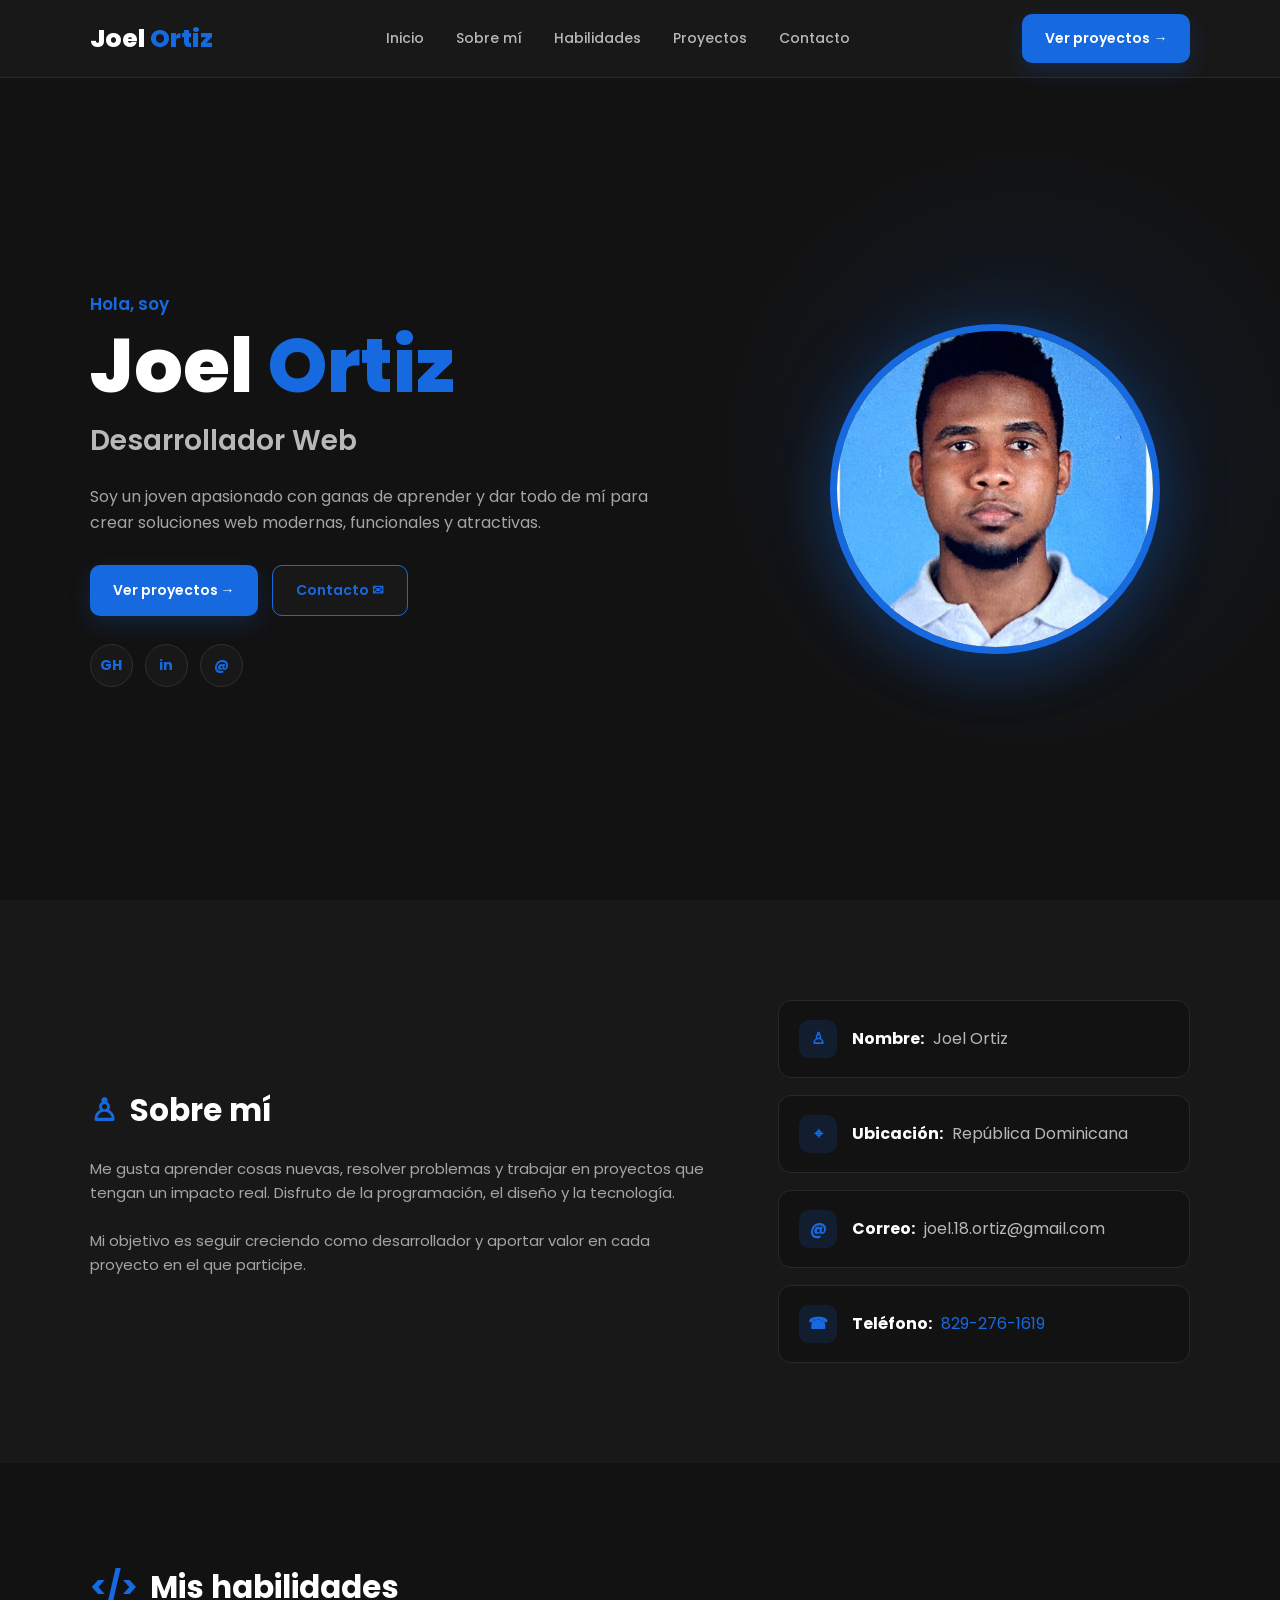
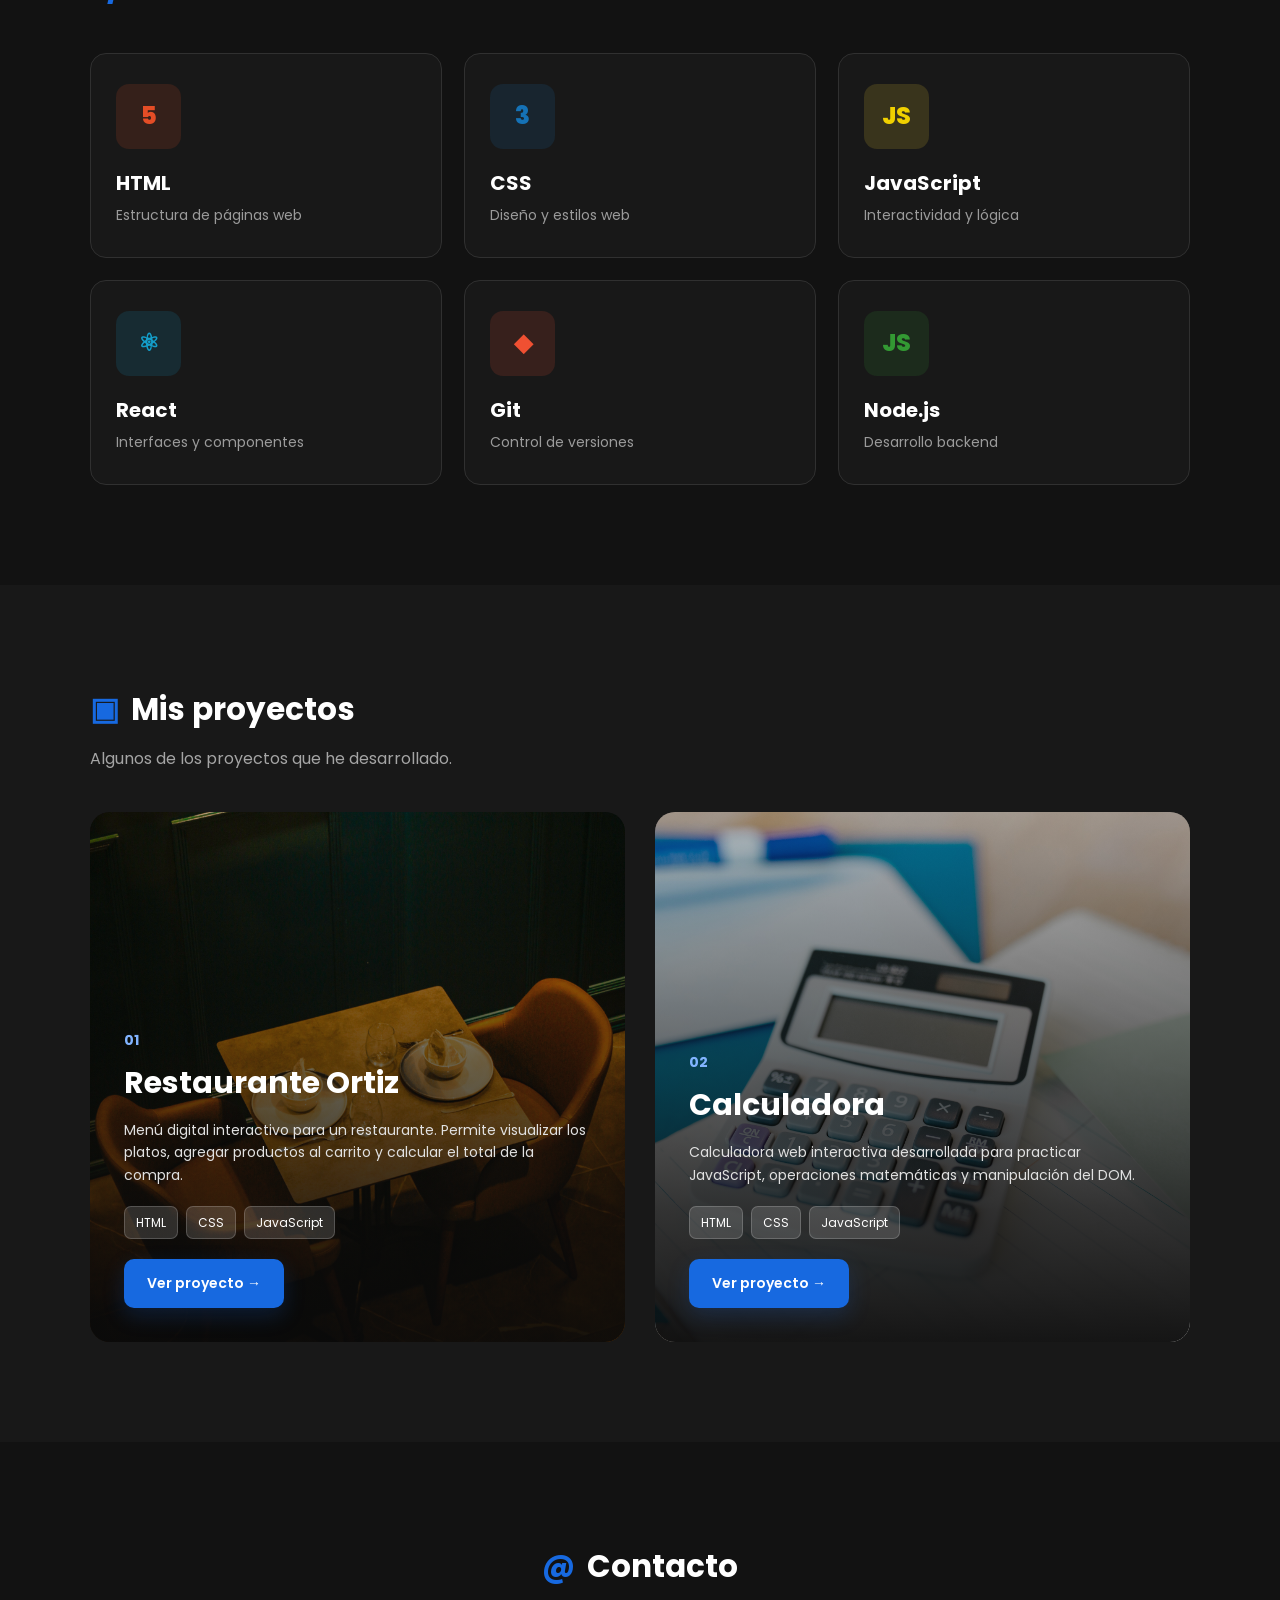
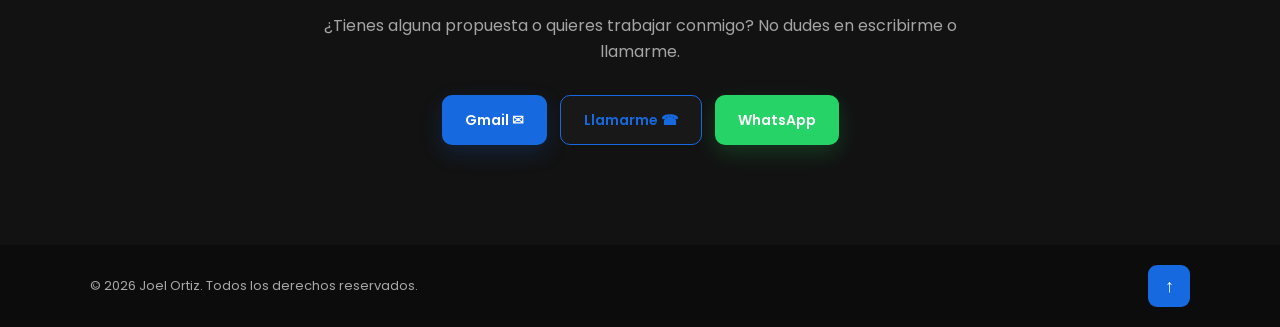
<file: index.html>
<!doctype html>
<html lang="es">
  <head>
    <meta charset="UTF-8" />
    <meta name="viewport" content="width=device-width, initial-scale=1.0" />
    <title>Portafolio - Joel Ortiz</title>

    <link rel="stylesheet" href="style.css" />

    <link rel="preconnect" href="https://fonts.googleapis.com" />
    <link rel="preconnect" href="https://fonts.gstatic.com" crossorigin />

    <link
      href="https://fonts.googleapis.com/css2?family=Poppins:wght@300;400;500;600;700;800&display=swap"
      rel="stylesheet"
    />
  </head>

  <body>
    <header class="navbar">
      <a href="#inicio" class="logo"> Joel <span>Ortiz</span> </a>

      <nav class="nav-links">
        <a href="#inicio">Inicio</a>
        <a href="#sobre-mi">Sobre mí</a>
        <a href="#habilidades">Habilidades</a>
        <a href="#proyectos">Proyectos</a>
        <a href="#contacto">Contacto</a>
      </nav>

      <a href="#proyectos" class="btn-primary nav-button"> Ver proyectos → </a>
    </header>

    <main>
      <section id="inicio" class="hero">
        <div class="hero-content">
          <p class="subtitle">Hola, soy</p>

          <h1>Joel <span>Ortiz</span></h1>

          <h2>Desarrollador Web</h2>

          <p class="description">
            Soy un joven apasionado con ganas de aprender y dar todo de mí para
            crear soluciones web modernas, funcionales y atractivas.
          </p>

          <div class="hero-buttons">
            <a href="#proyectos" class="btn-primary"> Ver proyectos → </a>

            <a href="#contacto" class="btn-secondary"> Contacto ✉ </a>
          </div>

          <div class="social-links">
            <a href="#" title="GitHub">GH</a>
            <a href="#" title="LinkedIn">in</a>
            <a
              href="https://mail.google.com/mail/?view=cm&fs=1&to=joel.18.ortiz@gmail.com"
              target="_blank"
              title="Gmail"
            >
              @
            </a>
          </div>
        </div>

        <div class="hero-image">
          <div class="image-glow"></div>

          <div class="photo-container">
            <img src="fotoPortafolio.jpg" alt="Joel Ortiz" />
          </div>
        </div>
      </section>

      <section id="sobre-mi" class="about">
        <div class="about-container">
          <div class="about-text">
            <h3>
              <span class="section-icon">♙</span>
              Sobre mí
            </h3>

            <p>
              Me gusta aprender cosas nuevas, resolver problemas y trabajar en
              proyectos que tengan un impacto real. Disfruto de la programación,
              el diseño y la tecnología.
              <br /><br />
              Mi objetivo es seguir creciendo como desarrollador y aportar valor
              en cada proyecto en el que participe.
            </p>
          </div>

          <div class="about-info">
            <div class="info-item">
              <span class="info-icon">♙</span>

              <span>
                <strong>Nombre:</strong>
                Joel Ortiz
              </span>
            </div>

            <div class="info-item">
              <span class="info-icon">⌖</span>

              <span>
                <strong>Ubicación:</strong>
                República Dominicana
              </span>
            </div>

            <div class="info-item">
              <span class="info-icon">@</span>

              <span>
                <strong>Correo:</strong>
                joel.18.ortiz@gmail.com
              </span>
            </div>

            <div class="info-item">
              <span class="info-icon">☎</span>

              <span>
                <strong>Teléfono:</strong>
                <a href="tel:+18292761619">829-276-1619</a>
              </span>
            </div>
          </div>
        </div>
      </section>

      <section id="habilidades" class="skills">
        <h3>
          <span class="section-icon">&lt;/&gt;</span>
          Mis habilidades
        </h3>

        <div class="skills-container">
          <div class="skill-card html">
            <div class="skill-logo">5</div>

            <h4>HTML</h4>

            <p>Estructura de páginas web</p>
          </div>

          <div class="skill-card css">
            <div class="skill-logo">3</div>

            <h4>CSS</h4>

            <p>Diseño y estilos web</p>
          </div>

          <div class="skill-card javascript">
            <div class="skill-logo">JS</div>

            <h4>JavaScript</h4>

            <p>Interactividad y lógica</p>
          </div>

          <div class="skill-card react">
            <div class="skill-logo">⚛</div>

            <h4>React</h4>

            <p>Interfaces y componentes</p>
          </div>

          <div class="skill-card git">
            <div class="skill-logo">◆</div>

            <h4>Git</h4>

            <p>Control de versiones</p>
          </div>

          <div class="skill-card node">
            <div class="skill-logo">JS</div>

            <h4>Node.js</h4>

            <p>Desarrollo backend</p>
          </div>
        </div>
      </section>

      <section id="proyectos" class="projects">
        <div class="section-heading">
          <h3>
            <span class="section-icon">▣</span>
            Mis proyectos
          </h3>

          <p>Algunos de los proyectos que he desarrollado.</p>
        </div>

        <div class="projects-container">
          <article class="project-card restaurant-project">
            <div class="project-background"></div>

            <div class="project-overlay"></div>

            <div class="project-content">
              <span class="project-number">01</span>

              <h4>Restaurante Ortiz</h4>

              <p>
                Menú digital interactivo para un restaurante. Permite visualizar
                los platos, agregar productos al carrito y calcular el total de
                la compra.
              </p>

              <div class="tech-tags">
                <span>HTML</span>
                <span>CSS</span>
                <span>JavaScript</span>
              </div>

              <a
                href="Restaurante-Ortiz/index.html"
                class="btn-primary project-button"
                target="_blank"
              >
                Ver proyecto →
              </a>
            </div>
          </article>

          <article class="project-card calculator-project">
            <div class="project-background"></div>

            <div class="project-overlay"></div>

            <div class="project-content">
              <span class="project-number">02</span>

              <h4>Calculadora</h4>

              <p>
                Calculadora web interactiva desarrollada para practicar
                JavaScript, operaciones matemáticas y manipulación del DOM.
              </p>

              <div class="tech-tags">
                <span>HTML</span>
                <span>CSS</span>
                <span>JavaScript</span>
              </div>

              <a
                href="Calculadora/index.html"
                class="btn-primary project-button"
                target="_blank"
              >
                Ver proyecto →
              </a>
            </div>
          </article>
        </div>
      </section>

      <section id="contacto" class="contact">
        <h3>
          <span class="section-icon">@</span>
          Contacto
        </h3>

        <p>
          ¿Tienes alguna propuesta o quieres trabajar conmigo? No dudes en
          escribirme o llamarme.
        </p>

        <div class="contact-buttons">
          <a
            href="https://mail.google.com/mail/?view=cm&fs=1&to=joel.18.ortiz@gmail.com"
            class="btn-primary"
            target="_blank"
          >
            Gmail ✉
          </a>

          <a href="tel:+18292761619" class="btn-secondary"> Llamarme ☎ </a>

          <a
            href="https://wa.me/18292761619"
            class="btn-whatsapp"
            target="_blank"
          >
            WhatsApp
          </a>
        </div>
      </section>
    </main>

    <footer class="footer">
      <p>© 2026 Joel Ortiz. Todos los derechos reservados.</p>

      <a href="#inicio" class="btn-top">↑</a>
    </footer>
  </body>
</html>
</file>
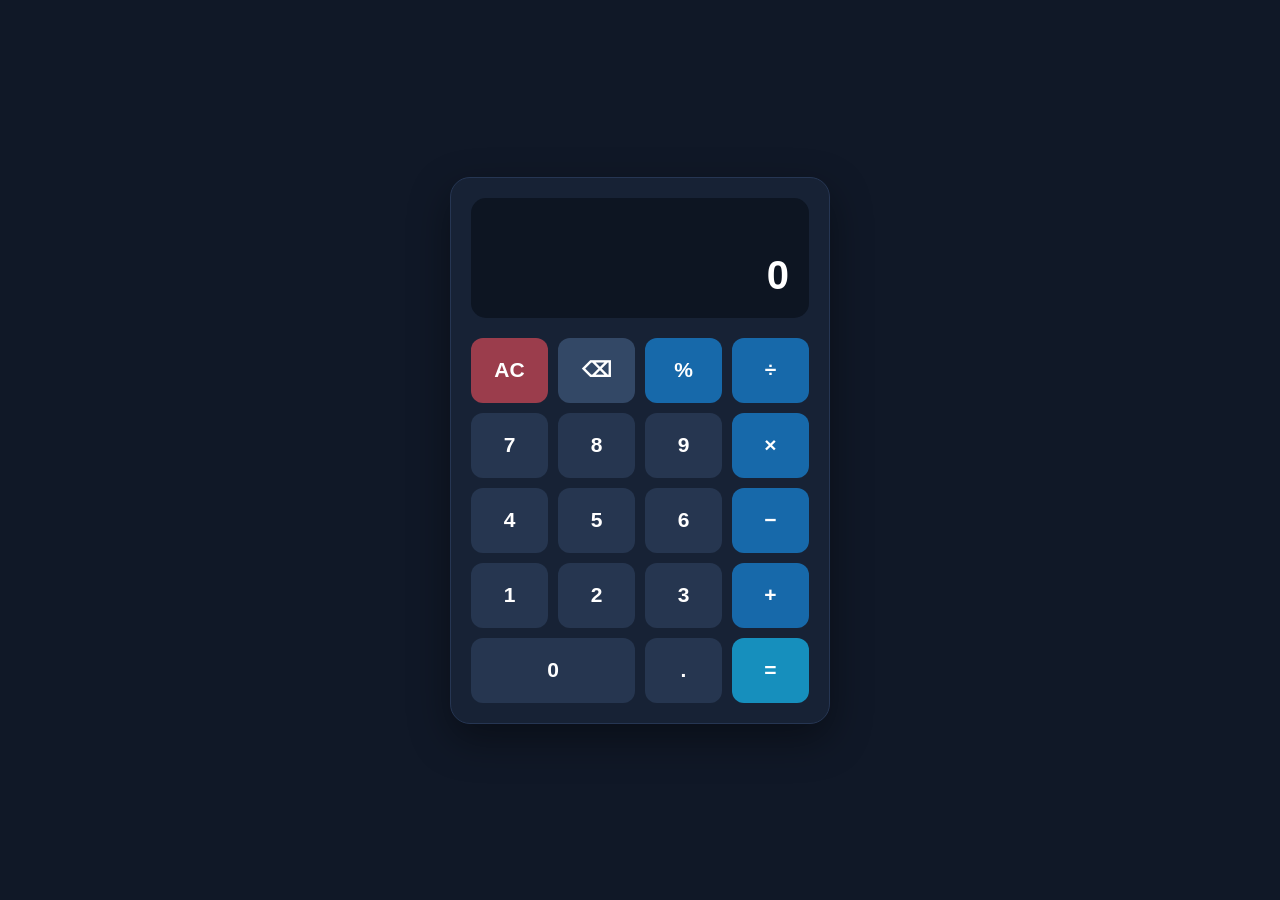
<file: Calculadora/index.html>
<!doctype html>
<html lang="es">
  <head>
    <meta charset="UTF-8" />
    <meta name="viewport" content="width=device-width, initial-scale=1.0" />
    <title>Calculadora | Joel Ortiz</title>
    <link rel="stylesheet" href="style.css" />
  </head>

  <body>
    <main class="calculator">
      <div class="display">
        <div id="previous-operation"></div>
        <div id="current-operation">0</div>
      </div>

      <div class="buttons">
        <button class="button clear" data-action="clear">AC</button>
        <button class="button delete" data-action="delete">⌫</button>
        <button class="button operator" data-operation="%">%</button>
        <button class="button operator" data-operation="/">÷</button>

        <button class="button" data-number="7">7</button>
        <button class="button" data-number="8">8</button>
        <button class="button" data-number="9">9</button>
        <button class="button operator" data-operation="*">×</button>

        <button class="button" data-number="4">4</button>
        <button class="button" data-number="5">5</button>
        <button class="button" data-number="6">6</button>
        <button class="button operator" data-operation="-">−</button>

        <button class="button" data-number="1">1</button>
        <button class="button" data-number="2">2</button>
        <button class="button" data-number="3">3</button>
        <button class="button operator" data-operation="+">+</button>

        <button class="button zero" data-number="0">0</button>
        <button class="button" data-number=".">.</button>
        <button class="button equals" data-action="calculate">=</button>
      </div>
    </main>

    <script src="script.js"></script>
  </body>
</html>
</file>
<file: style.css>
* {
  margin: 0;
  padding: 0;
  box-sizing: border-box;
}

html {
  scroll-behavior: smooth;
}

body {
  font-family: "Poppins", sans-serif;
  background: #121212;
  color: #ffffff;
  line-height: 1.6;
}

a {
  text-decoration: none;
  color: inherit;
}

.navbar {
  width: 100%;
  min-height: 78px;
  padding: 0 7%;
  display: flex;
  align-items: center;
  justify-content: space-between;
  background: #181818;
  border-bottom: 1px solid #292929;
  position: sticky;
  top: 0;
  z-index: 1000;
}

.logo {
  font-size: 25px;
  font-weight: 800;
  color: #ffffff;
}

.logo span {
  color: #1769e0;
}

.nav-links {
  display: flex;
  gap: 32px;
}

.nav-links a {
  color: #b8b8b8;
  font-size: 14px;
  font-weight: 500;
  transition: 0.3s;
}

.nav-links a:hover {
  color: #1769e0;
}

.btn-primary,
.btn-secondary,
.btn-whatsapp {
  display: inline-flex;
  align-items: center;
  justify-content: center;
  gap: 8px;
  padding: 13px 23px;
  border-radius: 10px;
  font-size: 14px;
  font-weight: 600;
  transition: 0.3s;
  cursor: pointer;
}

.btn-primary {
  background: #1769e0;
  color: #ffffff;
  box-shadow: 0 8px 22px rgba(23, 105, 224, 0.2);
}

.btn-primary:hover {
  background: #0d56c5;
  transform: translateY(-2px);
}

.btn-secondary {
  background: #181818;
  color: #1769e0;
  border: 1px solid #1769e0;
}

.btn-secondary:hover {
  background: #1769e0;
  color: #ffffff;
  transform: translateY(-2px);
}

.btn-whatsapp {
  background: #25d366;
  color: #ffffff;
  box-shadow: 0 8px 22px rgba(37, 211, 102, 0.2);
}

.btn-whatsapp:hover {
  background: #1ebe5d;
  transform: translateY(-2px);
}

.hero {
  min-height: calc(100vh - 78px);
  padding: 80px 7%;
  display: flex;
  align-items: center;
  justify-content: space-between;
  gap: 70px;
  background:
    radial-gradient(
      circle at 80% 45%,
      rgba(23, 105, 224, 0.12),
      transparent 28%
    ),
    #121212;
}

.hero-content {
  max-width: 650px;
}

.subtitle {
  color: #1769e0;
  font-size: 17px;
  font-weight: 600;
  margin-bottom: 5px;
}

.hero h1 {
  font-size: clamp(48px, 7vw, 76px);
  line-height: 1.1;
  font-weight: 800;
  color: #ffffff;
}

.hero h1 span {
  color: #1769e0;
}

.hero h2 {
  margin-top: 12px;
  font-size: 28px;
  font-weight: 600;
  color: #b8b8b8;
}

.description {
  max-width: 590px;
  margin-top: 20px;
  color: #a5a5a5;
  font-size: 16px;
}

.hero-buttons {
  display: flex;
  gap: 14px;
  margin-top: 30px;
}

.social-links {
  display: flex;
  gap: 12px;
  margin-top: 28px;
}

.social-links a {
  width: 43px;
  height: 43px;
  display: flex;
  align-items: center;
  justify-content: center;
  border-radius: 50%;
  background: #181818;
  border: 1px solid #303030;
  color: #1769e0;
  font-size: 14px;
  font-weight: 700;
  transition: 0.3s;
}

.social-links a:hover {
  background: #1769e0;
  color: #ffffff;
  transform: translateY(-3px);
}

.hero-image {
  width: 390px;
  height: 390px;
  position: relative;
  display: flex;
  align-items: center;
  justify-content: center;
  flex-shrink: 0;
}

.image-glow {
  position: absolute;
  width: 350px;
  height: 350px;
  border-radius: 50%;
  background: rgba(23, 105, 224, 0.16);
  filter: blur(30px);
}

.photo-container {
  width: 330px;
  height: 330px;
  position: relative;
  border-radius: 50%;
  overflow: hidden;
  border: 7px solid #1769e0;
  background: #181818;
  box-shadow: 0 20px 55px rgba(23, 105, 224, 0.18);
}

.photo-container img {
  width: 100%;
  height: 100%;
  display: block;
  object-fit: cover;
  object-position: center center;
}

.about {
  padding: 100px 7%;
  background: #181818;
}

.about-container {
  max-width: 1100px;
  margin: auto;
  display: grid;
  grid-template-columns: 1.2fr 0.8fr;
  gap: 70px;
  align-items: center;
}

.about h3,
.skills h3,
.projects h3,
.contact h3 {
  display: flex;
  align-items: center;
  gap: 12px;
  font-size: 31px;
  color: #ffffff;
  margin-bottom: 22px;
}

.section-icon {
  color: #1769e0;
  font-weight: 700;
}

.about-text p {
  color: #a5a5a5;
  font-size: 15px;
}

.about-info {
  display: flex;
  flex-direction: column;
  gap: 17px;
}

.info-item {
  display: flex;
  align-items: center;
  gap: 15px;
  padding: 19px 20px;
  border-radius: 13px;
  background: #121212;
  border: 1px solid #292929;
  color: #b8b8b8;
}

.info-item strong {
  color: #ffffff;
  margin-right: 5px;
}

.info-item a {
  color: #1769e0;
}

.info-icon {
  width: 38px;
  height: 38px;
  display: flex;
  align-items: center;
  justify-content: center;
  border-radius: 10px;
  background: rgba(23, 105, 224, 0.14);
  color: #1769e0;
  font-weight: 700;
}

.skills {
  padding: 100px 7%;
  background: #121212;
}

.skills > h3 {
  max-width: 1100px;
  margin: 0 auto 40px;
}

.skills-container {
  max-width: 1100px;
  margin: auto;
  display: grid;
  grid-template-columns: repeat(3, 1fr);
  gap: 22px;
}

.skill-card {
  min-height: 205px;
  padding: 30px 25px;
  background: #181818;
  border: 1px solid #303030;
  border-radius: 16px;
  transition: 0.3s;
}

.skill-card:hover {
  transform: translateY(-7px);
  box-shadow: 0 15px 35px rgba(0, 0, 0, 0.3);
}

.skill-logo {
  width: 65px;
  height: 65px;
  display: flex;
  align-items: center;
  justify-content: center;
  margin-bottom: 18px;
  border-radius: 13px;
  font-size: 24px;
  font-weight: 800;
}

.skill-card h4 {
  font-size: 20px;
  margin-bottom: 5px;
  color: #ffffff;
}

.skill-card p {
  color: #9b9b9b;
  font-size: 14px;
}

.html .skill-logo {
  background: rgba(228, 77, 38, 0.14);
  color: #e44d26;
}

.css .skill-logo {
  background: rgba(21, 114, 182, 0.14);
  color: #1572b6;
}

.javascript .skill-logo {
  background: rgba(255, 220, 50, 0.14);
  color: #f0d000;
}

.react .skill-logo {
  background: rgba(20, 158, 202, 0.14);
  color: #149eca;
}

.git .skill-logo {
  background: rgba(240, 80, 50, 0.14);
  color: #f05032;
}

.node .skill-logo {
  background: rgba(51, 153, 51, 0.14);
  color: #339933;
}

.projects {
  padding: 100px 7%;
  background: #181818;
}

.section-heading {
  max-width: 1100px;
  margin: 0 auto 40px;
}

.section-heading p {
  color: #a5a5a5;
  margin-top: -10px;
}

.projects-container {
  max-width: 1100px;
  margin: auto;
  display: grid;
  grid-template-columns: repeat(2, 1fr);
  gap: 30px;
}

.project-card {
  min-height: 530px;
  position: relative;
  overflow: hidden;
  border-radius: 20px;
  background: #121212;
  isolation: isolate;
}

.project-background {
  position: absolute;
  inset: 0;
  z-index: -2;
  background-size: cover;
  background-position: center;
  transition: 0.5s;
}

.restaurant-project .project-background {
  background-image: url("Restaurante-Ortiz/restaurante.jpg");
}

.calculator-project .project-background {
  background-image: url("Calculadora/calculadora.jpg");
}

.project-card:hover .project-background {
  transform: scale(1.08);
}

.project-overlay {
  position: absolute;
  inset: 0;
  z-index: -1;
  background: linear-gradient(
    180deg,
    rgba(10, 10, 10, 0.25) 0%,
    rgba(10, 10, 10, 0.82) 75%,
    rgba(10, 10, 10, 0.95) 100%
  );
}

.project-content {
  height: 100%;
  min-height: 530px;
  padding: 34px;
  display: flex;
  flex-direction: column;
  justify-content: flex-end;
  color: #ffffff;
}

.project-number {
  color: #82b4ff;
  font-size: 14px;
  font-weight: 700;
  margin-bottom: 8px;
}

.project-content h4 {
  font-size: 30px;
  margin-bottom: 12px;
}

.project-content p {
  color: #e1e1e1;
  font-size: 14px;
  max-width: 500px;
}

.tech-tags {
  display: flex;
  flex-wrap: wrap;
  gap: 8px;
  margin: 20px 0;
}

.tech-tags span {
  padding: 6px 11px;
  border-radius: 7px;
  background: rgba(255, 255, 255, 0.14);
  border: 1px solid rgba(255, 255, 255, 0.18);
  font-size: 12px;
}

.project-button {
  align-self: flex-start;
}

.contact {
  padding: 100px 7%;
  text-align: center;
  background: #121212;
}

.contact h3 {
  justify-content: center;
}

.contact > p {
  max-width: 650px;
  margin: 0 auto 30px;
  color: #a5a5a5;
}

.contact-buttons {
  display: flex;
  justify-content: center;
  flex-wrap: wrap;
  gap: 13px;
}

.footer {
  min-height: 80px;
  padding: 20px 7%;
  display: flex;
  align-items: center;
  justify-content: space-between;
  background: #0c0c0c;
  color: #a8a8a8;
  font-size: 13px;
}

.btn-top {
  width: 42px;
  height: 42px;
  display: flex;
  align-items: center;
  justify-content: center;
  border-radius: 9px;
  background: #1769e0;
  color: #ffffff;
  font-size: 18px;
  transition: 0.3s;
}

.btn-top:hover {
  background: #0d56c5;
  transform: translateY(-2px);
}

@media (max-width: 900px) {
  .navbar {
    padding: 0 5%;
  }

  .nav-links {
    gap: 17px;
  }

  .nav-button {
    display: none;
  }

  .hero {
    padding: 70px 5%;
    flex-direction: column;
    text-align: center;
  }

  .hero-content {
    max-width: 700px;
  }

  .description {
    margin-left: auto;
    margin-right: auto;
  }

  .hero-buttons,
  .social-links {
    justify-content: center;
  }

  .hero-image {
    width: 330px;
    height: 330px;
  }

  .photo-container {
    width: 285px;
    height: 285px;
  }

  .about {
    padding: 80px 5%;
  }

  .about-container {
    grid-template-columns: 1fr;
    gap: 40px;
  }

  .skills {
    padding: 80px 5%;
  }

  .skills-container {
    grid-template-columns: repeat(2, 1fr);
  }

  .projects {
    padding: 80px 5%;
  }

  .projects-container {
    grid-template-columns: 1fr;
  }
}

@media (max-width: 600px) {
  .navbar {
    min-height: 70px;
    padding: 0 20px;
  }

  .logo {
    font-size: 21px;
  }

  .nav-links {
    display: none;
  }

  .hero {
    min-height: auto;
    padding: 65px 20px 75px;
    gap: 45px;
  }

  .hero h1 {
    font-size: 50px;
  }

  .hero h2 {
    font-size: 23px;
  }

  .description {
    font-size: 14px;
  }

  .hero-buttons {
    flex-direction: column;
    width: 100%;
  }

  .hero-buttons a {
    width: 100%;
  }

  .hero-image {
    width: 280px;
    height: 280px;
  }

  .image-glow {
    width: 250px;
    height: 250px;
  }

  .photo-container {
    width: 240px;
    height: 240px;
    border-width: 5px;
  }

  .photo-container img {
    object-position: center center;
  }

  .about,
  .skills,
  .projects,
  .contact {
    padding: 70px 20px;
  }

  .about h3,
  .skills h3,
  .projects h3,
  .contact h3 {
    font-size: 26px;
  }

  .skills-container {
    grid-template-columns: 1fr;
  }

  .skill-card {
    min-height: 190px;
    padding: 27px;
  }

  .projects-container {
    gap: 20px;
  }

  .project-card,
  .project-content {
    min-height: 500px;
  }

  .project-content {
    padding: 27px;
  }

  .project-content h4 {
    font-size: 26px;
  }

  .contact-buttons {
    flex-direction: column;
    width: 100%;
    max-width: 350px;
    margin: auto;
  }

  .contact-buttons a {
    width: 100%;
  }

  .footer {
    padding: 20px;
    gap: 15px;
  }

  .footer p {
    font-size: 11px;
  }
}
</file>
<file: Calculadora/style.css>
* {
  margin: 0;
  padding: 0;
  box-sizing: border-box;
}

body {
  min-height: 100vh;
  display: flex;
  justify-content: center;
  align-items: center;
  font-family: Arial, sans-serif;
  background: #101827;
  padding: 20px;
}

.calculator {
  width: 100%;
  max-width: 380px;
  background: #172235;
  padding: 20px;
  border-radius: 20px;
  box-shadow: 0 15px 40px rgba(0, 0, 0, 0.4);
  border: 1px solid #263653;
}

.display {
  width: 100%;
  min-height: 120px;
  background: #0d1522;
  border-radius: 15px;
  margin-bottom: 20px;
  padding: 20px;
  display: flex;
  flex-direction: column;
  justify-content: flex-end;
  align-items: flex-end;
  overflow: hidden;
}

#previous-operation {
  color: #7f8da3;
  font-size: 18px;
  min-height: 25px;
  word-break: break-all;
}

#current-operation {
  color: #ffffff;
  font-size: 40px;
  font-weight: bold;
  margin-top: 5px;
  word-break: break-all;
}

.buttons {
  display: grid;
  grid-template-columns: repeat(4, 1fr);
  gap: 10px;
}

.button {
  height: 65px;
  border: none;
  border-radius: 12px;
  background: #263650;
  color: #ffffff;
  font-size: 21px;
  font-weight: bold;
  cursor: pointer;
  transition: 0.2s;
}

.button:hover {
  background: #314563;
  transform: translateY(-2px);
}

.button:active {
  transform: scale(0.95);
}

.operator {
  background: #1769aa;
}

.operator:hover {
  background: #2181c7;
}

.clear {
  background: #9b3d4c;
}

.clear:hover {
  background: #b84a5a;
}

.delete {
  background: #334866;
}

.equals {
  background: #168fbd;
}

.equals:hover {
  background: #1ca8dc;
}

.zero {
  grid-column: span 2;
}

@media (max-width: 450px) {
  body {
    padding: 12px;
  }

  .calculator {
    padding: 15px;
  }

  .button {
    height: 60px;
    font-size: 19px;
  }

  #current-operation {
    font-size: 32px;
  }

  #previous-operation {
    font-size: 16px;
  }
}
</file>
